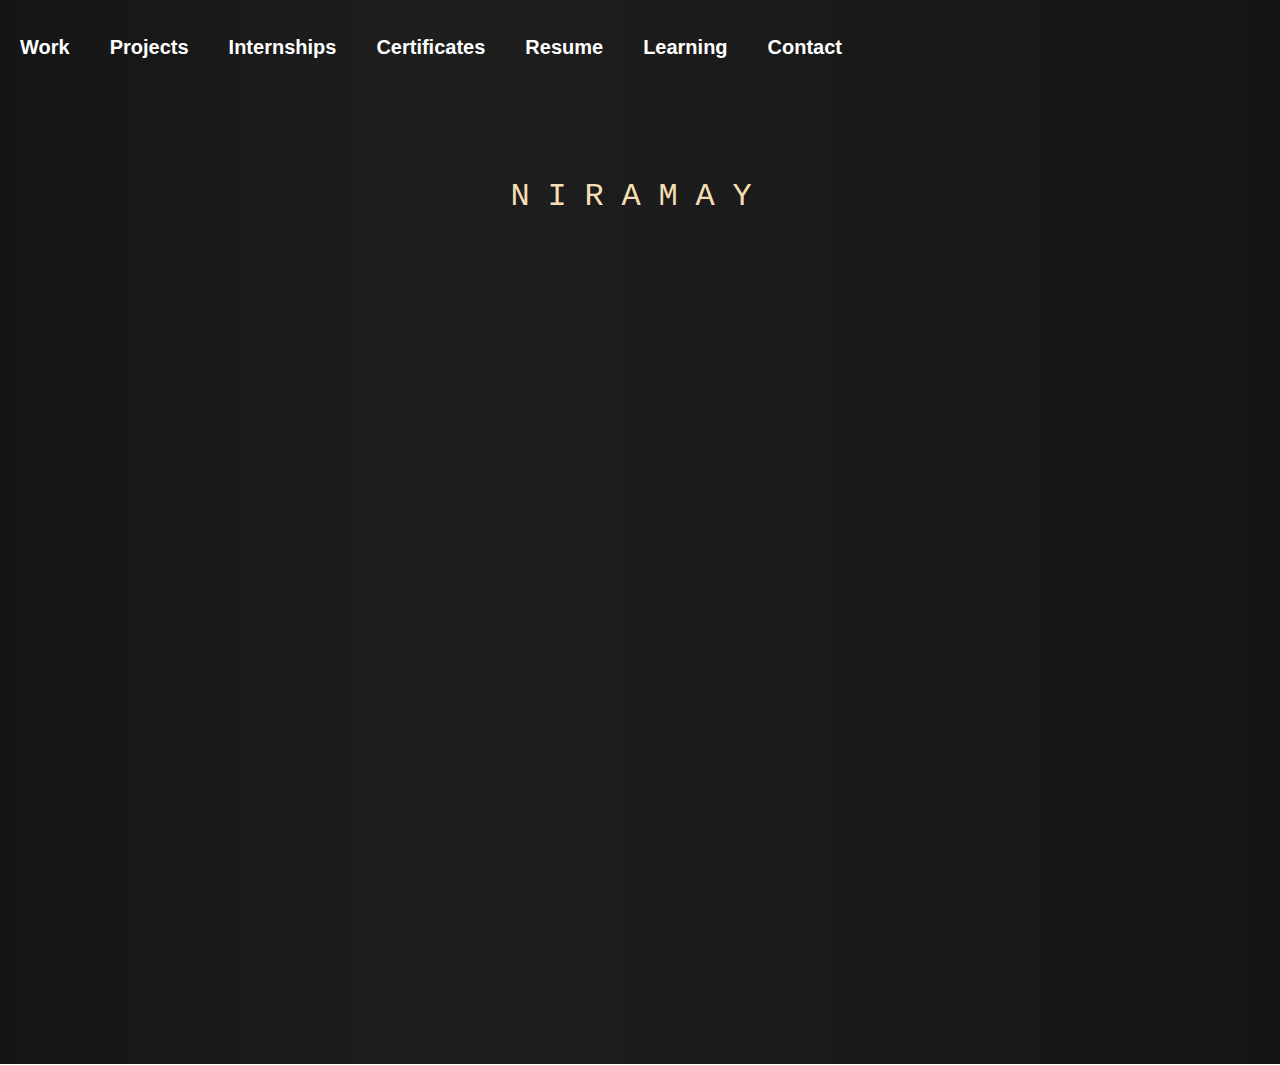
<file: index.html>
<!DOCTYPE html>
<html lang="en">

<head>
    <meta charset="UTF-8">
    <meta name="viewport" content="width=device-width, initial-scale=1.0">
    <title>Portfolio - Niramay M. Patel</title>
    <link rel="stylesheet" href="portfolio.css">
    <link rel="shortcut icon" href="icons8-portfolio-16.png" type="image/x-icon">
</head>

<body>
    <nav>
        <div class="nav-bar-div animate">
            <a href="#current">
                <div class=" nav-bar">Work</div>
            </a>
            <a href="#projects">
                <div class=" nav-bar">Projects</div>
            </a>
            <a href="#internships">
                <div class=" nav-bar">Internships</div>
            </a>
            <a href="#certificates">
                <div class=" nav-bar">Certificates</div>
            </a>
            <a href="#resume">
                <div class=" nav-bar">Resume</div>
            </a>
            <a target="__blank" href="https://portfolio-y344.onrender.com/timeline.html">
                <div class=" nav-bar">Learning</div>
            </a>
            <a href="#contact">
                <div class=" nav-bar">Contact</div>
            </a>
        </div>
    </nav>
    <div class="intro">
        <h1 class="name"></h1>
        <h2 class="passion"></h2>
    </div>
    <div id="about" class="about">
        <div class="aboutParas">
        </div>
    </div>
    <div class="arrow"></div>
    
    <div id="current" class="work">
        <h1 class="current_work"></h1>
        <div class="workBody">
        </div>
    </div>
    <div id="projects" class="projects ">
        <h1 class="proj_head"></h1>
        <div class="ul">
        </div>
    </div>
    <div id='internships' class="internship">
        <h1 class="title"></h1>
        <div class="internBody">
        </div>
    </div>
    <div id="certificates" class="certificates">
        <h1 class="certHead"></h1>
        <div class="certs"></div>
    </div>
    <div id="resume" class="resume ">
        <h1 class="resHead"></h1>
        <div class="resume_txt"></div>
    </div>
    <div id="contact" class="contact_bar ">
        <h1 class="cont_head"></h1>
        <div class="images"></div>
    </div>
    <script src="portfolio.js"></script>
</body>

</html>
</file>
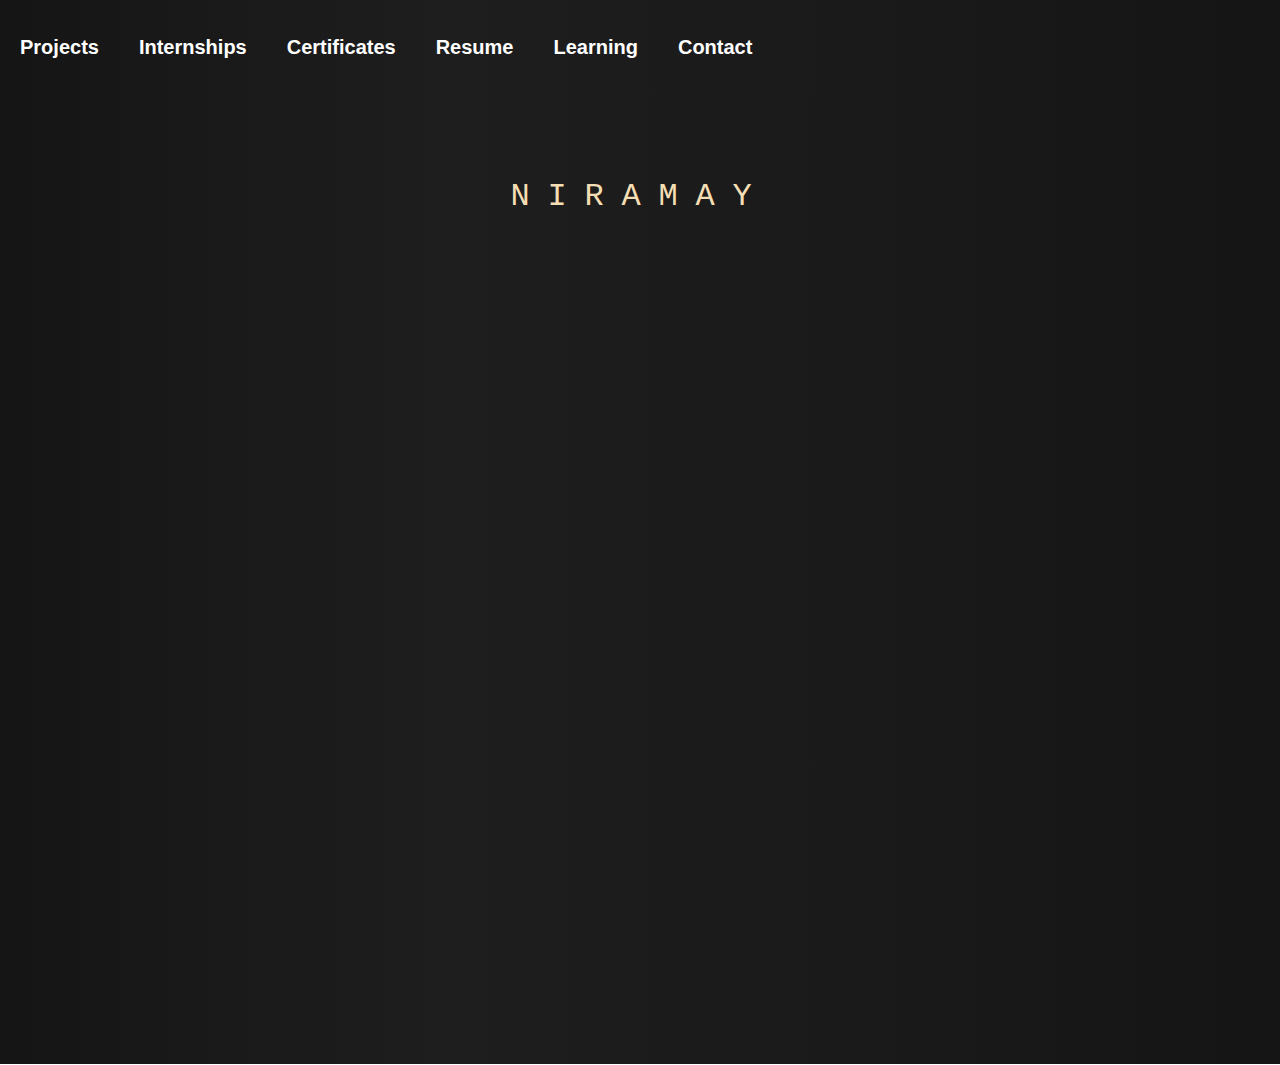
<file: portfolio.html>
<!DOCTYPE html>
<html lang="en">

<head>
    <meta charset="UTF-8">
    <meta name="viewport" content="width=device-width, initial-scale=1.0">
    <title>Portfolio - Niramay M. Patel</title>
    <link rel="stylesheet" href="portfolio.css">
    <link rel="shortcut icon" href="icons8-portfolio-16.png" type="image/x-icon">
</head>

<body>
    <nav>
        <div class="nav-bar-div animate">
            <a href="#projects">
                <div class=" nav-bar">Projects</div>
            </a>
            <a href="#internships">
                <div class=" nav-bar">Internships</div>
            </a>
            <a href="#certificates">
                <div class=" nav-bar">Certificates</div>
            </a>
            <a href="#resume">
                <div class=" nav-bar">Resume</div>
            </a>
            <a target="__blank" href="http://192.0.0.2:5500/timeline.html">
                <div class=" nav-bar">Learning</div>
            </a>
            <a href="#contact">
                <div class=" nav-bar">Contact</div>
            </a>
        </div>
    </nav>
    <div class="intro">
        <h1 class="name"></h1>
        <h2 class="passion"></h2>
    </div>
    <div id="about" class="about">
        <div class="aboutParas">
        </div>
    </div>
    <div class="arrow"></div>
    <div id="projects" class="projects ">
        <h1 class="proj_head"></h1>
        <div class="ul">
        </div>
    </div>
    <div id='internships' class="internship">
        <h1 class="title"></h1>
        <div class="internBody">
        </div>
    </div>
    <div id="certificates" class="certificates">
        <h1 class="certHead"></h1>
        <div class="certs"></div>
    </div>
    <div id="resume" class="resume ">
        <h1 class="resHead"></h1>
        <div class="resume_txt"></div>
    </div>
    <div id="contact" class="contact_bar ">
        <h1 class="cont_head"></h1>
        <div class="images"></div>
    </div>
    <script src="portfolio.js"></script>
</body>

</html>
</file>
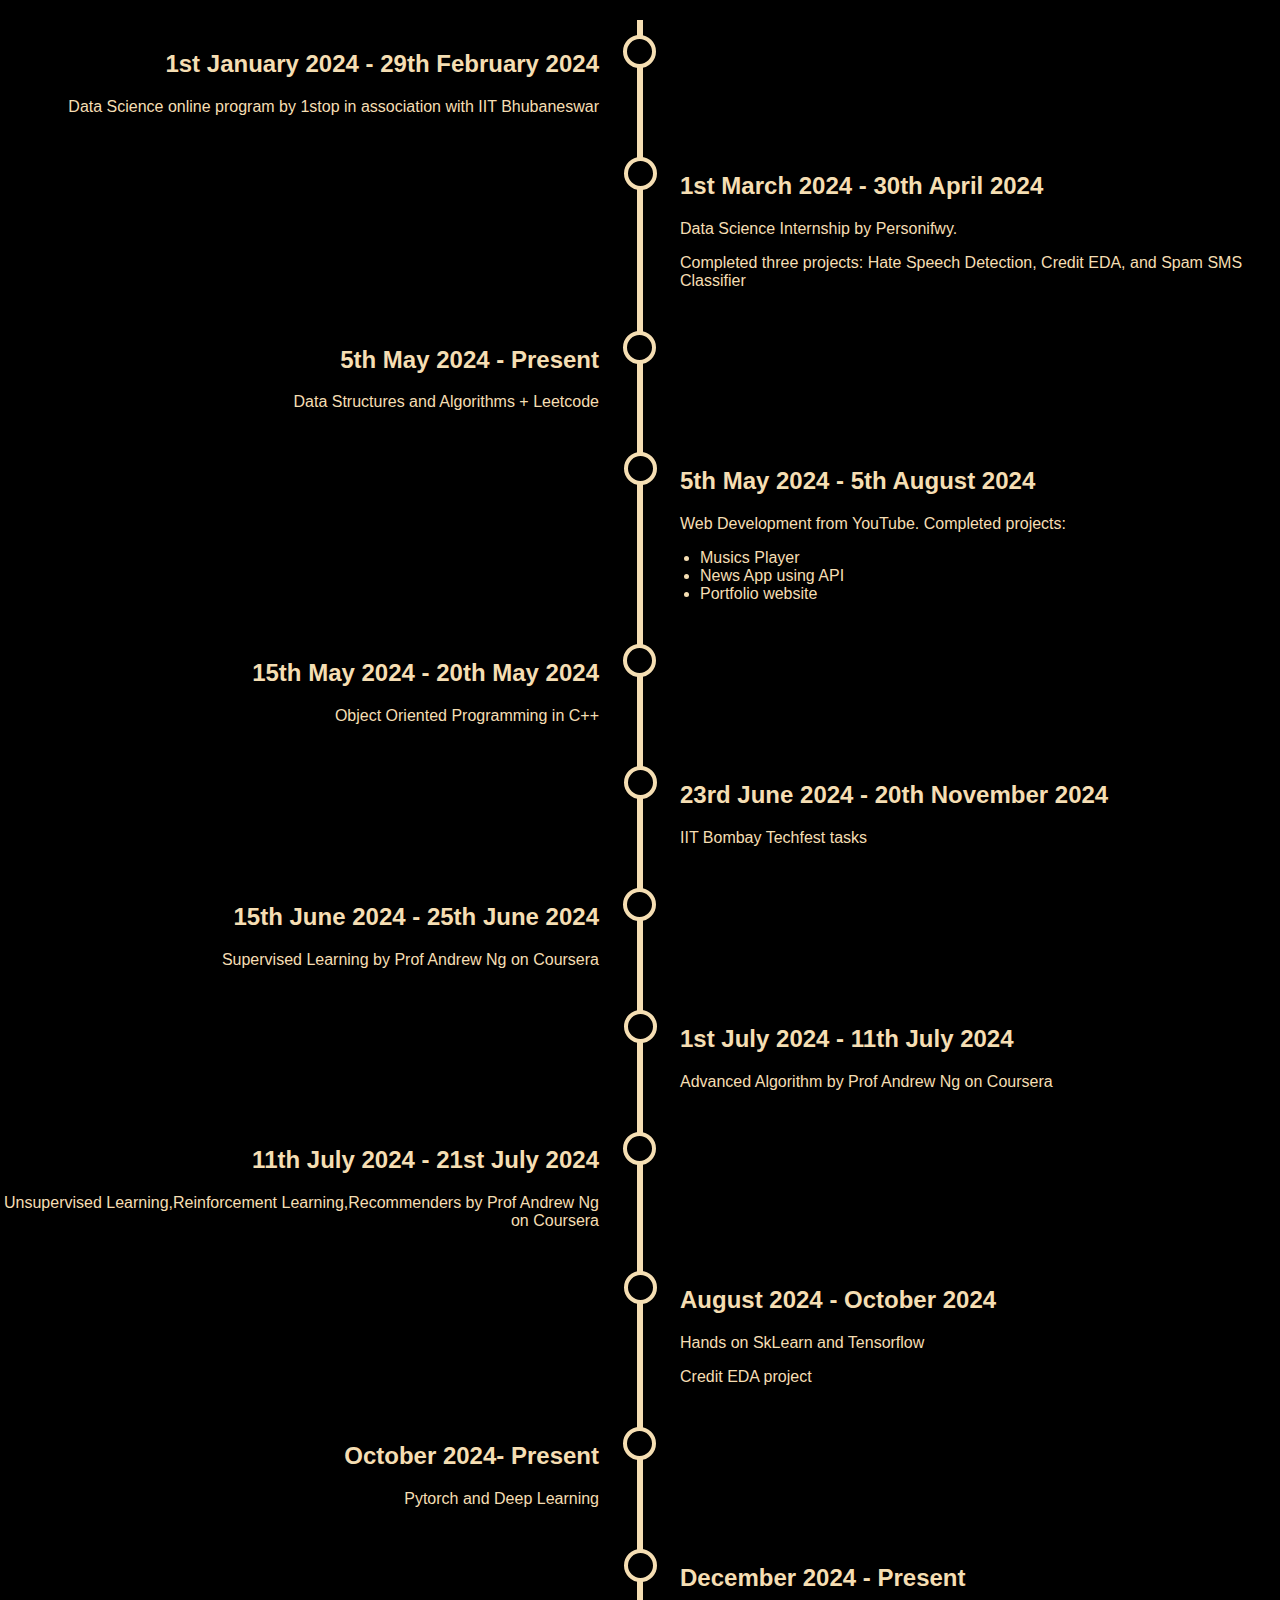
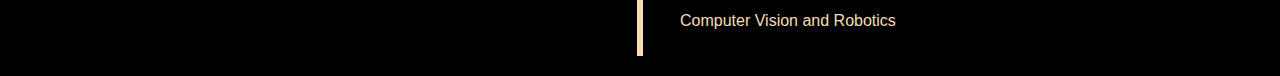
<file: timeline.html>
<!DOCTYPE html>
<html lang="en">
<head>
    <meta charset="UTF-8">
    <meta name="viewport" content="width=device-width, initial-scale=1.0">
    <title>Learning Timeline - Niramay Patel</title>
    <link rel="stylesheet" href="timeline.css">
</head>
<body>
    <div class="timeline">
        <div class="container left">
            <div class="content animate_right" style="text-align: right;">
                <h2>1st January 2024 - 29th February 2024</h2>
                <p>Data Science online program by 1stop in association with IIT Bhubaneswar</p>
            </div>
        </div>
        <div class="container right">
            <div class="content animate_left">
                <h2>1st March 2024 - 30th April 2024</h2>
                <p>Data Science Internship by Personifwy.</p>
                <p>Completed three projects: Hate Speech Detection, Credit EDA, and Spam SMS Classifier</p>
            </div>
        </div>
        <div class="container left">
            <div class="content animate_right" style="text-align: right;">
                <h2>5th May 2024 - Present</h2>
                <p>Data Structures and Algorithms + Leetcode</p>
            </div>
        </div>
        <div class="container right">
            <div class="content animate_left">
                <h2>5th May 2024 - 5th August 2024</h2>
                <p>Web Development from YouTube. Completed projects:
                    <ul>
                        <li>Musics Player</li>
                        <li>News App using API</li>
                        <li>Portfolio website</li>
                    </ul>
                </p>
            </div>
        </div>
        <div class="container left">
            <div class="content animate_right" style="text-align: right;">
                <h2>15th May 2024 - 20th May 2024</h2>
                <p>Object Oriented Programming in C++</p>
            </div>
        </div>
        <div class="container right">
            <div class="content animate_left">
                <h2>23rd June 2024 - 20th November 2024</h2>
                <p>IIT Bombay Techfest tasks </p>
            </div>
        </div>
        <div class="container left">
            <div class="content animate_right" style="text-align: right;">
                <h2>15th June 2024 - 25th June 2024</h2>
                <p>Supervised Learning by Prof Andrew Ng on Coursera</p>
            </div>
        </div>
        <div class="container right">
            <div class="content animate_left">
                <h2>1st July 2024 - 11th July 2024</h2>
                <p>Advanced Algorithm by Prof Andrew Ng on Coursera</p>
            </div>
        </div>
        <div class="container left">
            <div class="content animate_left" style="text-align: right;">
                <h2>11th July 2024 - 21st July 2024</h2>
                <p>Unsupervised Learning,Reinforcement Learning,Recommenders by Prof Andrew Ng on Coursera</p>
            </div>
        </div>
        <div class="container right">
            <div class="content animate_left">
                <h2>August 2024 - October 2024</h2>
                <p>Hands on SkLearn and Tensorflow</p>
                <p>Credit EDA project</p>
            </div>
        </div>
        <div class="container left">
            <div class="content animate_left" style="text-align: right;">
                <h2>October 2024- Present</h2>
                <p>Pytorch and Deep Learning</p>
            </div>
        </div>
        <div class="container right">
            <div class="content animate_left">
                <h2>December 2024 - Present</h2>
                <p>Computer Vision and Robotics</p>
            </div>
        </div>
    </div>
</body>
</html>
</file>
<file: portfolio.css>
/* General Styles */
html {
    background-image: linear-gradient(90deg, rgb(21, 21, 21) 0%, rgb(30, 30, 31) 35%, rgb(21, 21, 21) 100%);
}

body {
    margin: 0;
    font-family: "Lato", sans-serif;
}

.arrow{
    width: 10px;
    height: 40px;
    border-radius: 5px;
    color: white;
    animation: move 1.1s infinite ease-in-out;
    margin: auto;
    position: relative;
    top: -15px;
}

@keyframes move{
    0%{margin-top:0px;}
    50%{margin-top:100px;}
    100%{margin-top:0px;}
}
/* Navbar */
.nav-bar-div {
    z-index: 1000;
    position: fixed;
    top: 0;
    left: 0;
    display: flex;
    width: 100vw;
    height: 10vh;
    background-image: linear-gradient(90deg, rgb(21, 21, 21) 0%, rgb(30, 30, 31) 35%, rgb(21, 21, 21) 100%);
}

.nav-bar {
    font-size: 20px;
    font-weight: bold;
    color: white;
    margin: 20px;
    margin-top: 4vh;
    font-family: "Lato", sans-serif;
    text-decoration: none;
}

.nav-bar:hover {
    opacity: 0.8;
    cursor: pointer;
}

nav a {
    text-decoration: none;
    color: inherit;
}

/* Intro Section */
.passion {
    color: wheat;
    text-align: center;
    padding: 1.5vw;
    font-family: "Fira Code", monospace;
    font-weight: 400;
    font-style: normal;
}

.name {
    margin: 9.028vw;
    margin-bottom: 3.472vw;
    padding-top: 4.861vw;
    letter-spacing: 1.389vw;
    color: wheat;
    text-align: center;
    font-family: "Fira Code", monospace;
    font-weight: 400;
    font-style: normal;
}

.passion {
    letter-spacing: 0.694vw;
    align-items: center;
}
/* About Section */
.about {
    margin-top: 40px;
}

.aboutParas {
    text-align: center;
}

.head {
    color: rgb(246, 92, 92);
    font-family: "Fira Code", monospace;
    font-weight: 400;
}

.para {
    display: inline-block;
    flex-wrap: wrap;
    text-align: center;
    padding: 20px;
    margin: 20px;
    width: 261px;
    height: 245px;
    color: white;
    word-wrap: break-word;
    font-family: "Lato", sans-serif;
    text-decoration: none;
    font-size: 20px;
    border-radius: 20px;
    transition: 0.15s;
}

.para:hover {
    background-color: rgb(53, 53, 53);
}

.graph_btn {
    margin: 10px;
    padding: 15px;
    width: 120px;
    font-weight: bold;
    background-color: rgb(27, 162, 252);
    border-radius: 20px;
    border: 2px solid rgb(27, 162, 252);
}
/* Current Work section */
.current_work {
    margin-top: 70px;
    margin-bottom: 80px;
    text-align: center;
    font-family: "Fira Code", monospace;
    font-weight: 400;
    color: wheat;
    letter-spacing: 20px;
}

.workbody{
    width: 80vw;
    margin: auto;
    padding: 25px;
    border-radius: 20px;
    word-wrap: break-word;
    background-color: rgb(53, 53, 53);
}
.workHead{
    color: rgb(246, 92, 92);
}
.workPara{
    color: wheat;
}
.workText {
    color: white;
    font-family: "Lato", sans-serif;
    font-weight: 400;
    font-size: 19px;
}
.link{
    color: wheat;

}
/* Projects Section */
.proj_head {
    margin-top: 70px;
    margin-bottom: 80px;
    text-align: center;
    font-family: "Fira Code", monospace;
    font-weight: 400;
    color: wheat;
    letter-spacing: 20px;
}

.ul {
    display: flex;
    flex-wrap: wrap;
    justify-content: space-around;
    color: rgb(246, 92, 92);
    font-size: 18px;
    list-style: none;
}

.li {
    text-align: center;
    flex-wrap: wrap;
    text-align: center;
    padding: 20px;
    width: 261px;
    height: 190px;
    word-wrap: break-word;
    text-decoration: none;
    font-size: 20px;
    border-radius: 20px;
}

.li:hover {
    background-color: rgb(53, 53, 53);
}

.liHead {
    color: rgb(246, 92, 92);
    font-family: "Fira Code", monospace;
    font-weight: 400;
    font-size: 20px;
}

.liTxt {
    width: 200px;
    color: white;
    margin: 30px;
    font-family: "Lato", sans-serif;
    font-weight: 400;
    font-size: 18.5px;
}

/* Internship Section */

.title {
    margin-top: 90px;
    margin-bottom: 80px;
    text-align: center;
    font-family: "Fira Code", monospace;
    font-optical-sizing: auto;
    font-weight: 400;
    color: wheat;
    letter-spacing: 20px;
}

.internbody{
    width: 80vw;
    margin: auto;
    padding: 25px;
    border-radius: 20px;
    word-wrap: break-word;
    background-color: rgb(53, 53, 53);
}
.internHead{
    color: rgb(246, 92, 92);
}
.internPara{
    color: wheat;
}

.internTxt {
    color: white;
    font-family: "Lato", sans-serif;
    font-weight: 400;
    font-size: 19px;
}

.buttons {
    margin-top: 20px;
}

button {
    padding: 10px 20px;
    margin: 0 10px;
    border: none;
    border-radius: 4px;
    background-color: #007bff;
    color: white;
    cursor: pointer;
}

button:hover {
    background-color: #0056b3;
}

/* Certificates Section */
.certificates {
    display: flex;
    flex-direction: column;
}

.certHead {
    margin-top: 90px;
    margin-bottom: 80px;
    text-align: center;
    font-family: "Fira Code", monospace;
    font-optical-sizing: auto;
    font-weight: 400;
    color: wheat;
    letter-spacing: 20px;
}

.certs {
    display: grid;
    grid-template-columns: repeat(auto-fit, minmax(250px, 1fr));
    gap: 20px;
    margin: 2vw;
    justify-items: center;
}

.cert_head {
    color: white;
    font-family: "Fira Code", monospace;
    font-weight: 400;
}

.certi {
    margin: 1vh;
}


.cert_btn {
    position: relative;
    left: 2vw;
    margin: 10px;
    padding: 15px;
    width: 120px;
    font-weight: bold;
    background-color: rgb(27, 162, 252);
    border-radius: 20px;
    border: 2px solid rgb(27, 162, 252);
}

.cert_btn:hover {
    opacity: 0.8;
}

/* Resume Section */
.resHead {
    margin-top: 60px;
    margin-bottom: 80px;
    text-align: center;
    font-family: "Fira Code", monospace;
    font-weight: 400;
    color: wheat;
    letter-spacing: 20px;
}

.resume_txt {
    display: flex;
    justify-content: center;
    align-items: center;
    gap: 20px;
    color: white;
    margin-top: -2vh;
    font-size: 18px;
}

/* Contact Section */
.cont_head {
    font-family: "Fira Code", monospace;
    font-weight: 400;
    color: wheat;
    letter-spacing: 20px;
    margin-left: 1vw;
}

.contact_bar {
    display: flex;
    justify-content: center;
    align-items: center;
    margin-top: 100px;
    margin-bottom: 10vh;
}

.mailImg,
.linkdinImg,
.twitterImg {
    filter: invert(1);
}

.mailImg {
    height: 4.5vh;
    margin-left: 15vw;
}

.linkdinImg,
.twitterImg {
    height: 5vh;
    margin-left: 5vw;
}

/* Animations */

@keyframes move {
    0% {
        transform: translateY(-100%);
        opacity: 0;
    }

    50% {
        opacity: 0.5;
    }

    100% {
        transform: translateY(0);
        opacity: 1;
    }
}

.animate {
    animation: move 2s ease-in-out forwards;
}

/* Responsive Design */
@media screen and (max-width: 768px) {
    .nav-bar {
        margin: 10px;
        margin-top: 2vh;
    }

    .name,
    .passion {
        font-size: 18px;
        padding-top: 60px;
    }

    .about,
    .learning,
    .resume_txt {
        padding: 0 10px;
    }

    .aboutMe,
    .liTxt {
        width: 100%;
    }

    .ul {
        flex-direction: column;
        align-items: center;
    }

    .certs {
        grid-template-columns: 1fr;
    }

    .mailImg,
    .linkdinImg,
    .twitterImg {
        height: 4vh;
        margin-left: 10vw;
    }
}
</file>
<file: timeline.css>
body {
    font-family: Arial, sans-serif;
    background: black;
    color: wheat;
    margin: 0;
    padding: 0;
}

.timeline {
    position: relative;
    max-width: 1200px;
    margin: 20px auto;
}

.timeline::after{
    content: '';
    position: absolute;
    width: 6px;
    background-color: wheat;
    top: 0;
    bottom: 0;
    left: 50%;
    margin-left: -3px;
}

.container{
    padding: 10px 40px;
    position: relative;
    background-color: inherit;
    width: 50%;
}

.container.left{
    left: -6.75%;
}

.container.right{
    left: 50%;
}

.container::after {
    content: '';
    position: absolute;
    width: 25px;
    height: 25px;
    right: -17px;
    background-color: black;
    border: 4px solid wheat;
    top: 15px;
    border-radius: 50%;
    z-index: 1;
}

.container.right::after {
    left: -16px;
}

.container.content {
    padding: 20px 30px;
    background-color: white;
    position: relative;
    border-radius: 6px;
}

@keyframes moveright {
    0% {
        transform: translateX(-100%);
        opacity: 0;
    }

    50% {
        opacity: 0.5;
    }

    100% {
        transform: translateX(0%);
        opacity: 1;
    }
}
@keyframes moveleft {
    0% {
        transform: translateX(100%);
        opacity: 0;
    }

    50% {
        opacity: 0.5;
    }

    100% {
        transform: translateX(0%);
        opacity: 1;
    }
}
.animate_right {
    animation: moveright 1.5s ease-in-out forwards;
}
.animate_left {
    animation: moveleft 1.5s ease-in-out forwards;
}
ul {
    padding-left: 20px;
}

ul li {
    list-style-type: disc;
}
</file>
